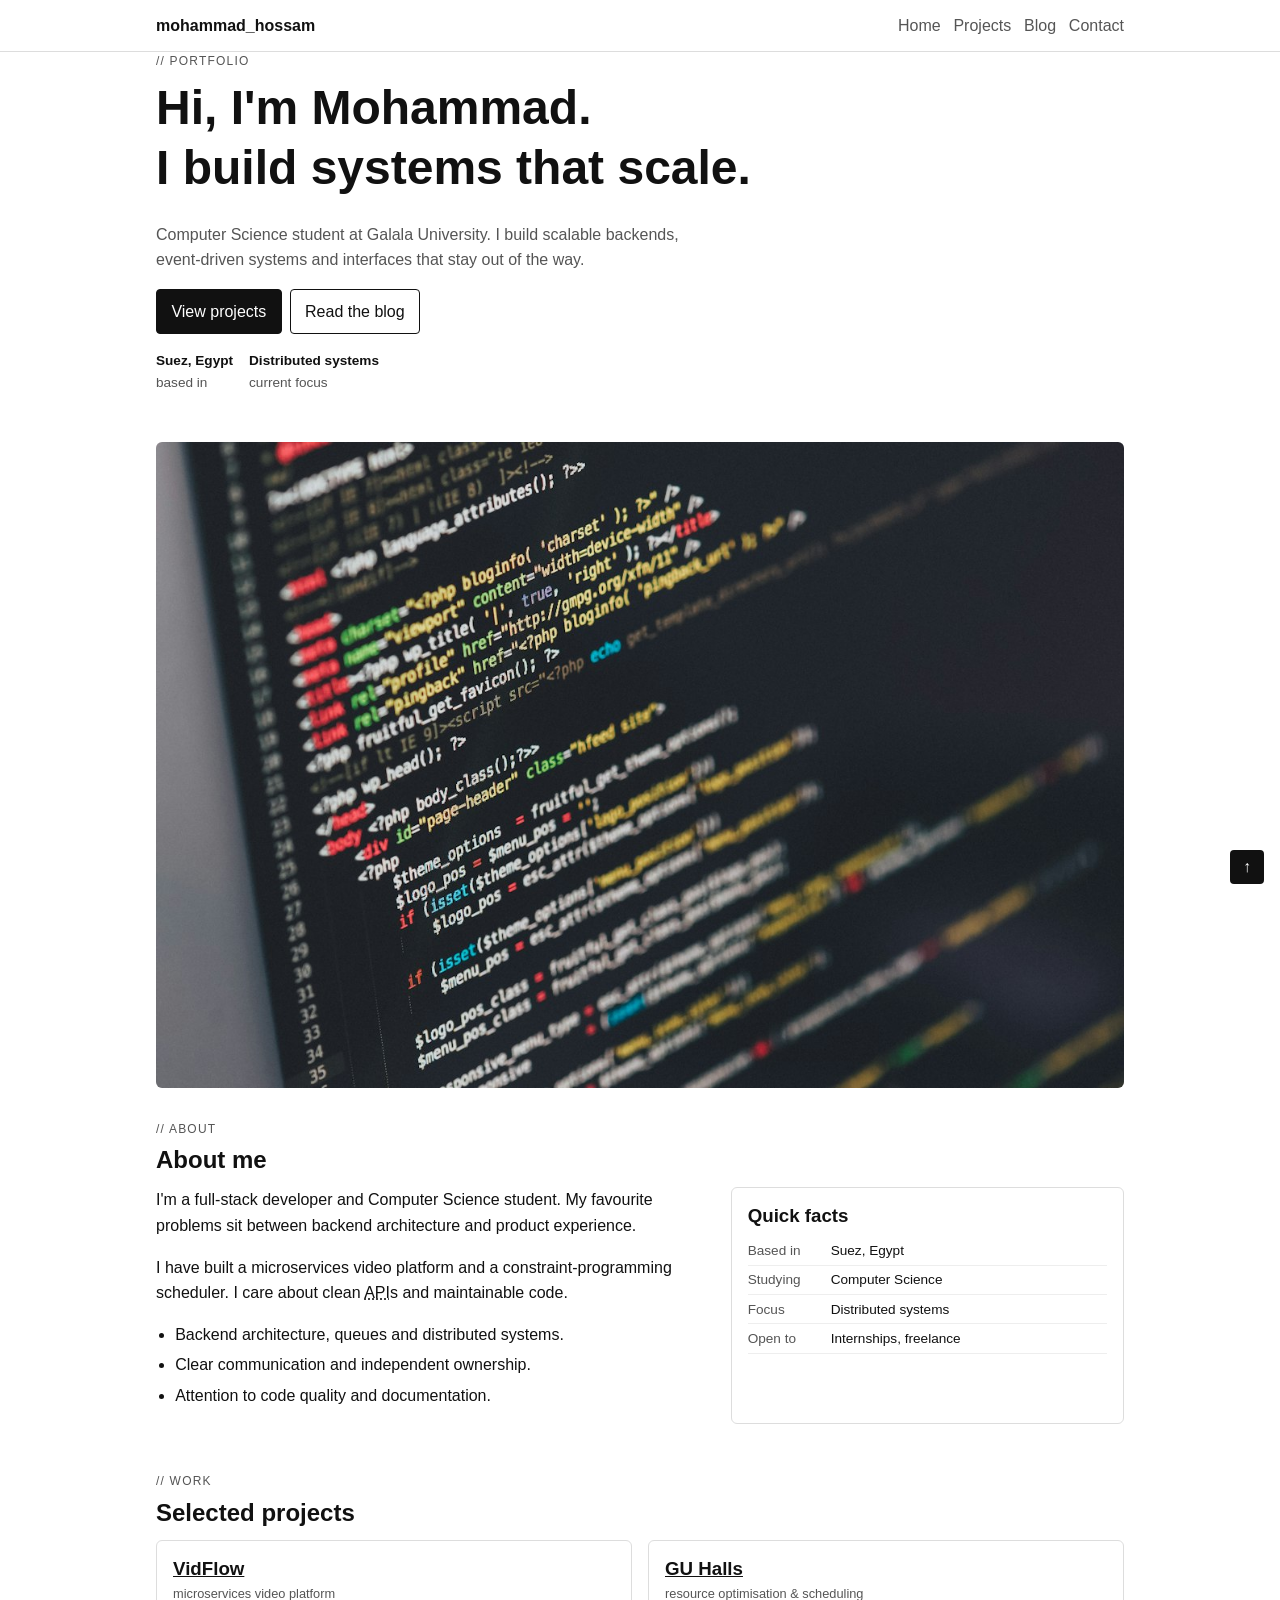
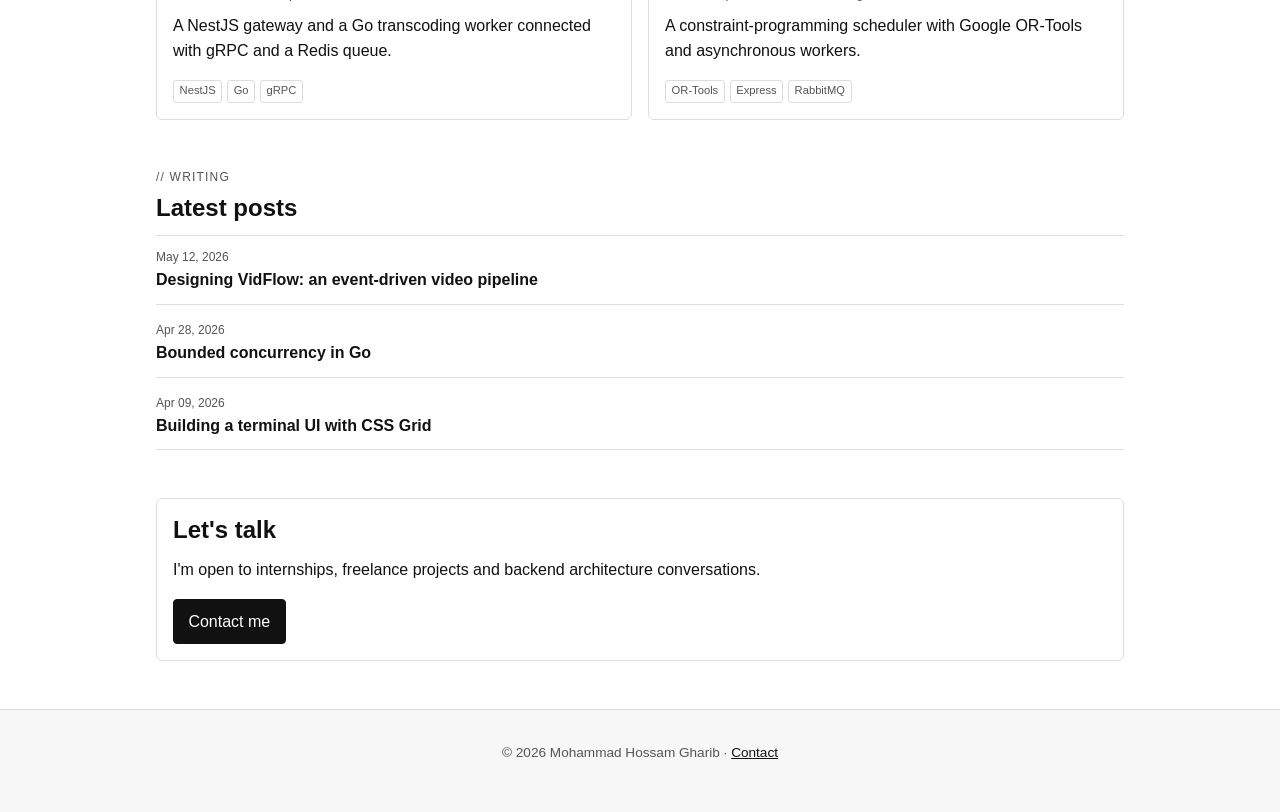
<file: index.html>
<!doctype html>
<html lang="en">
<head>
<meta charset="utf-8">
<meta name="viewport" content="width=device-width, initial-scale=1">
<title>Mohammad Hossam Gharib — Portfolio</title>
<meta name="description" content="Portfolio of Mohammad Hossam Gharib, a Computer Science student and full-stack developer.">
<link rel="stylesheet" href="css/style.css">
</head>
<body id="top">
<header>
  <div class="bar">
    <a class="brand" href="index.html">mohammad_hossam</a>
    <nav aria-label="Main navigation">
      <a href="index.html">Home</a>
      <a href="projects.html">Projects</a>
      <a href="blog.html">Blog</a>
      <a href="contact.html">Contact</a>
    </nav>
  </div>
</header>
<main class="wrap">
  <section class="hero">
    <p class="eyebrow">// portfolio</p>
    <h1>Hi, I'm Mohammad.<br>I build systems that scale.</h1>
    <p>Computer Science student at Galala University. I build scalable backends, event-driven systems and interfaces that stay out of the way.</p>
    <div class="actions">
      <a class="button" href="projects.html">View projects</a>
      <a class="button alt" href="blog.html">Read the blog</a>
    </div>
    <div class="meta">
      <div><strong>Suez, Egypt</strong>based in</div>
      <div><strong>Distributed systems</strong>current focus</div>
    </div>
  </section>

  <figure class="photo">
    <img src="images/programming.jpg" alt="Programming code on a laptop screen" width="1200" height="801" loading="lazy">
  </figure>

  <section>
    <p class="eyebrow">// about</p>
    <h2>About me</h2>
    <div class="grid">
      <div>
        <p>I'm a full-stack developer and Computer Science student. My favourite problems sit between backend architecture and product experience.</p>
        <p>I have built a microservices video platform and a constraint-programming scheduler. I care about clean <abbr title="Application Programming Interface">API</abbr>s and maintainable code.</p>
        <ul>
          <li>Backend architecture, queues and distributed systems.</li>
          <li>Clear communication and independent ownership.</li>
          <li>Attention to code quality and documentation.</li>
        </ul>
      </div>
      <aside class="panel">
        <h3>Quick facts</h3>
        <dl>
          <div><dt>Based in</dt><dd>Suez, Egypt</dd></div>
          <div><dt>Studying</dt><dd>Computer Science</dd></div>
          <div><dt>Focus</dt><dd>Distributed systems</dd></div>
          <div><dt>Open to</dt><dd>Internships, freelance</dd></div>
        </dl>
      </aside>
    </div>
  </section>

  <section>
    <p class="eyebrow">// work</p>
    <h2>Selected projects</h2>
    <div class="cards">
      <article class="card">
        <h3><a href="projects.html#vidflow">VidFlow</a></h3>
        <span class="sub">microservices video platform</span>
        <p>A NestJS gateway and a Go transcoding worker connected with gRPC and a Redis queue.</p>
        <div class="tags"><span class="tag">NestJS</span><span class="tag">Go</span><span class="tag">gRPC</span></div>
      </article>
      <article class="card">
        <h3><a href="projects.html#guhalls">GU Halls</a></h3>
        <span class="sub">resource optimisation &amp; scheduling</span>
        <p>A constraint-programming scheduler with Google OR-Tools and asynchronous workers.</p>
        <div class="tags"><span class="tag">OR-Tools</span><span class="tag">Express</span><span class="tag">RabbitMQ</span></div>
      </article>
    </div>
  </section>

  <section>
    <p class="eyebrow">// writing</p>
    <h2>Latest posts</h2>
    <ul class="posts">
      <li><a href="blog.html#post-1"><time datetime="2026-05-12">May 12, 2026</time><strong>Designing VidFlow: an event-driven video pipeline</strong></a></li>
      <li><a href="blog.html#post-2"><time datetime="2026-04-28">Apr 28, 2026</time><strong>Bounded concurrency in Go</strong></a></li>
      <li><a href="blog.html#post-3"><time datetime="2026-04-09">Apr 09, 2026</time><strong>Building a terminal UI with CSS Grid</strong></a></li>
    </ul>
  </section>

  <section class="panel">
    <h2>Let's talk</h2>
    <p>I'm open to internships, freelance projects and backend architecture conversations.</p>
    <a class="button" href="contact.html">Contact me</a>
  </section>
</main>
<footer><div class="bar"><p>© 2026 Mohammad Hossam Gharib · <a href="contact.html">Contact</a></p></div></footer>
<a class="top" href="#top" aria-label="Back to top">↑</a>
</body>
</html>
</file>
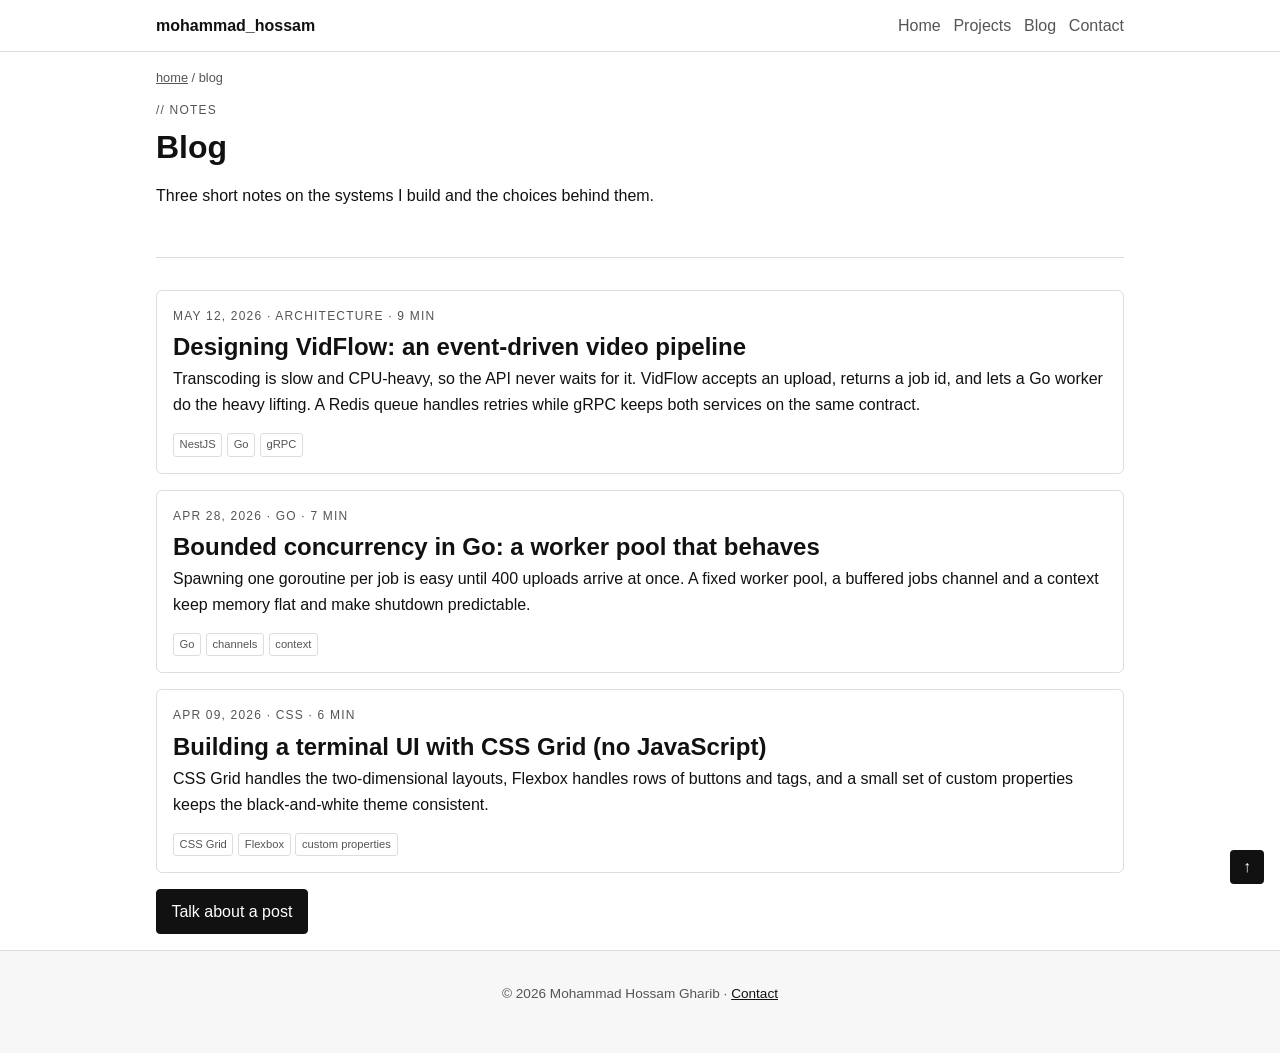
<file: blog.html>
<!doctype html>
<html lang="en">
<head>
<meta charset="utf-8">
<meta name="viewport" content="width=device-width, initial-scale=1">
<title>Blog — Mohammad Hossam Gharib</title>
<meta name="description" content="Short notes on backend architecture, Go concurrency and CSS.">
<link rel="stylesheet" href="css/style.css">
</head>
<body id="top">
<header>
  <div class="bar">
    <a class="brand" href="index.html">mohammad_hossam</a>
    <nav aria-label="Main navigation">
      <a href="index.html">Home</a>
      <a href="projects.html">Projects</a>
      <a href="blog.html">Blog</a>
      <a href="contact.html">Contact</a>
    </nav>
  </div>
</header>
<main class="wrap">
  <div class="page-head">
    <p class="crumb"><a href="index.html">home</a> / blog</p>
    <p class="eyebrow">// notes</p>
    <h1>Blog</h1>
    <p>Three short notes on the systems I build and the choices behind them.</p>
  </div>

  <article class="case" id="post-1">
    <p class="eyebrow">May 12, 2026 · architecture · 9 min</p>
    <h2>Designing VidFlow: an event-driven video pipeline</h2>
    <p>Transcoding is slow and CPU-heavy, so the API never waits for it. VidFlow accepts an upload, returns a job id, and lets a Go worker do the heavy lifting. A Redis queue handles retries while gRPC keeps both services on the same contract.</p>
    <div class="tags"><span class="tag">NestJS</span><span class="tag">Go</span><span class="tag">gRPC</span></div>
  </article>

  <article class="case" id="post-2">
    <p class="eyebrow">Apr 28, 2026 · go · 7 min</p>
    <h2>Bounded concurrency in Go: a worker pool that behaves</h2>
    <p>Spawning one goroutine per job is easy until 400 uploads arrive at once. A fixed worker pool, a buffered jobs channel and a context keep memory flat and make shutdown predictable.</p>
    <div class="tags"><span class="tag">Go</span><span class="tag">channels</span><span class="tag">context</span></div>
  </article>

  <article class="case" id="post-3">
    <p class="eyebrow">Apr 09, 2026 · css · 6 min</p>
    <h2>Building a terminal UI with CSS Grid (no JavaScript)</h2>
    <p>CSS Grid handles the two-dimensional layouts, Flexbox handles rows of buttons and tags, and a small set of custom properties keeps the black-and-white theme consistent.</p>
    <div class="tags"><span class="tag">CSS Grid</span><span class="tag">Flexbox</span><span class="tag">custom properties</span></div>
  </article>

  <p><a class="button" href="contact.html">Talk about a post</a></p>
</main>
<footer><div class="bar"><p>© 2026 Mohammad Hossam Gharib · <a href="contact.html">Contact</a></p></div></footer>
<a class="top" href="#top" aria-label="Back to top">↑</a>
</body>
</html>
</file>
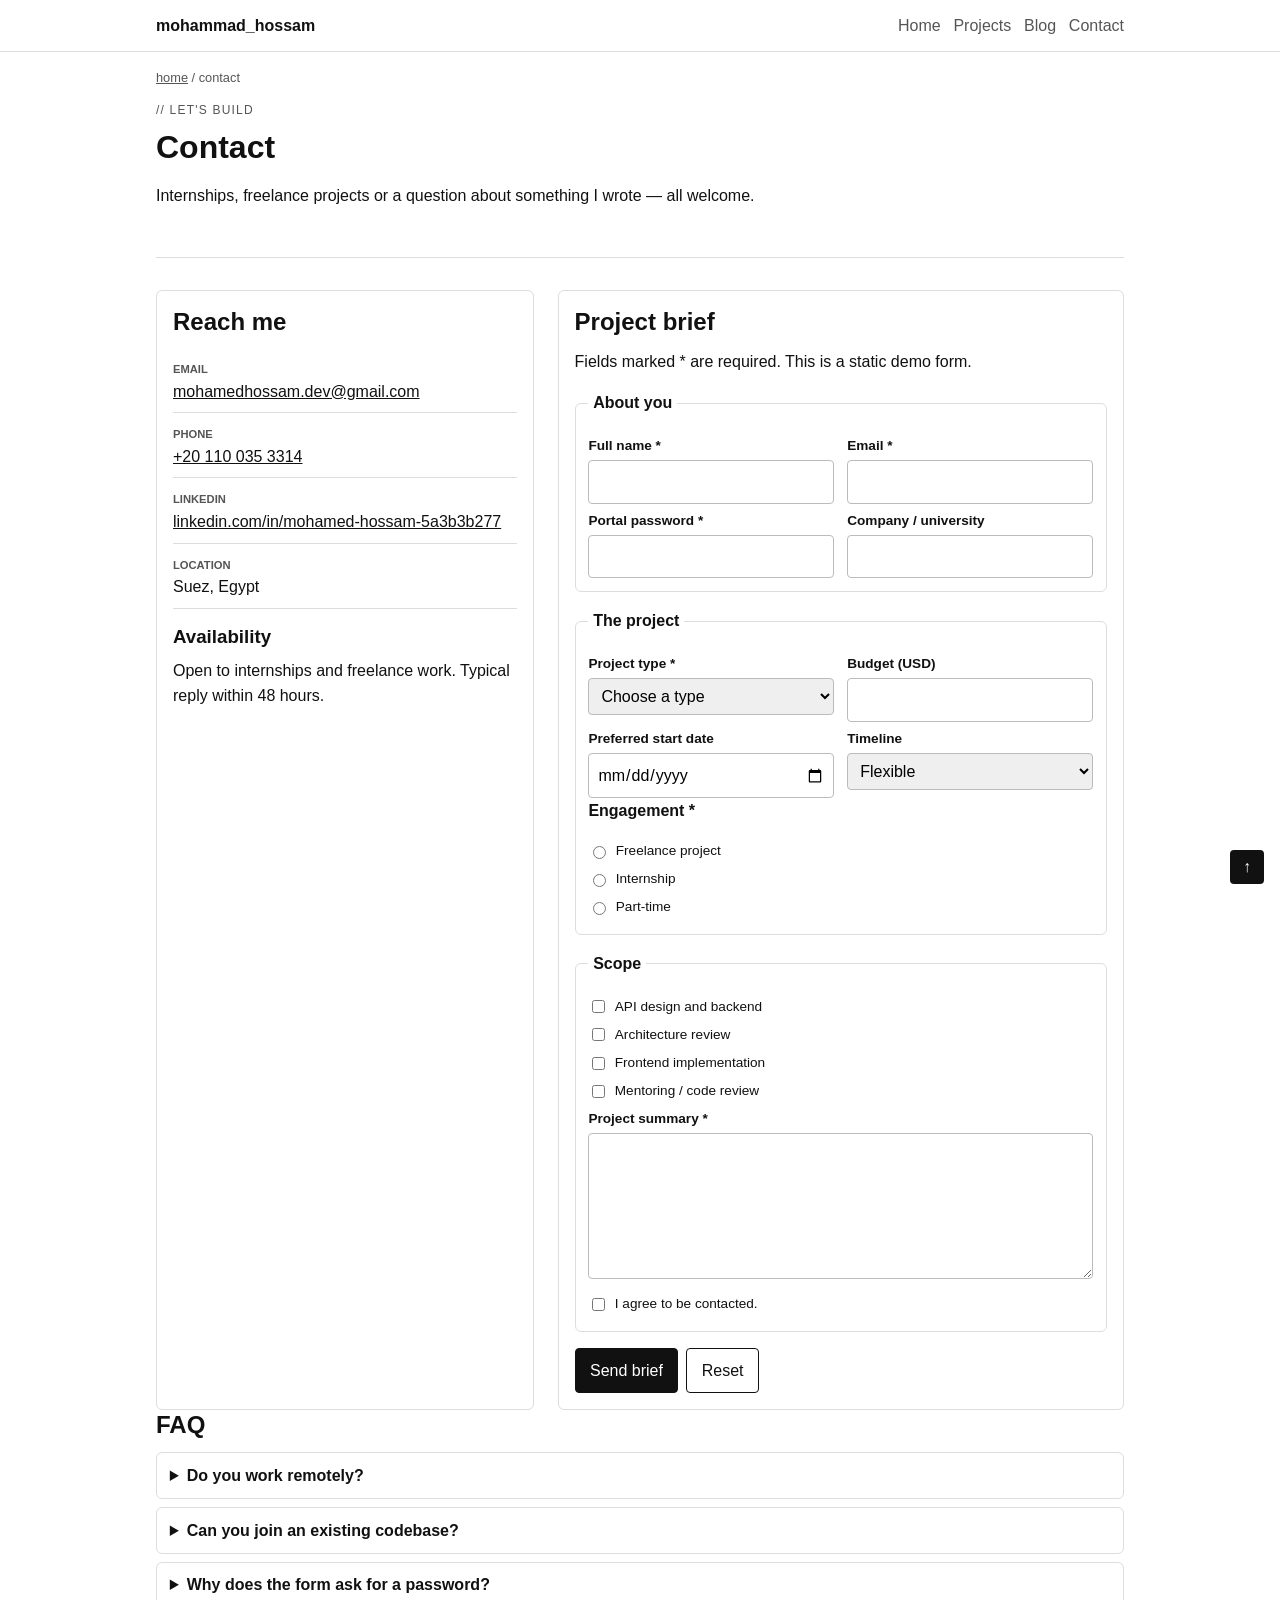
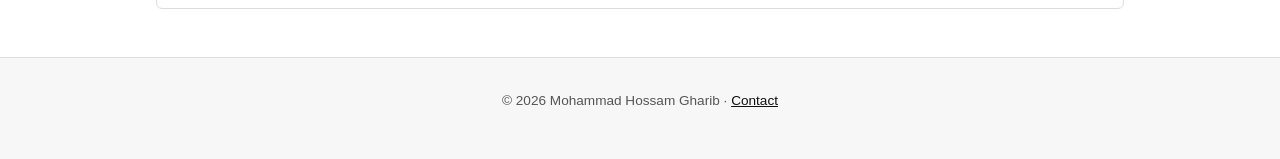
<file: contact.html>
<!doctype html>
<html lang="en">
<head>
<meta charset="utf-8">
<meta name="viewport" content="width=device-width, initial-scale=1">
<title>Contact — Mohammad Hossam Gharib</title>
<meta name="description" content="Contact details and a project brief form.">
<link rel="stylesheet" href="css/style.css">
</head>
<body id="top">
<header>
  <div class="bar">
    <a class="brand" href="index.html">mohammad_hossam</a>
    <nav aria-label="Main navigation">
      <a href="index.html">Home</a>
      <a href="projects.html">Projects</a>
      <a href="blog.html">Blog</a>
      <a href="contact.html">Contact</a>
    </nav>
  </div>
</header>
<main class="wrap">
  <div class="page-head">
    <p class="crumb"><a href="index.html">home</a> / contact</p>
    <p class="eyebrow">// let's build</p>
    <h1>Contact</h1>
    <p>Internships, freelance projects or a question about something I wrote — all welcome.</p>
  </div>

  <div class="contact">
    <aside class="panel">
      <h2>Reach me</h2>
      <ul>
        <li><b>Email</b><a href="mailto:mohamedhossam.dev@gmail.com">mohamedhossam.dev@gmail.com</a></li>
        <li><b>Phone</b><a href="tel:+201100353314">+20 110 035 3314</a></li>
        <li><b>LinkedIn</b><a href="https://www.linkedin.com/in/mohamed-hossam-5a3b3b277/" target="_blank" rel="noopener">linkedin.com/in/mohamed-hossam-5a3b3b277</a></li>
        <li><b>Location</b>Suez, Egypt</li>
      </ul>
      <h3>Availability</h3>
      <p>Open to internships and freelance work. Typical reply within 48 hours.</p>
    </aside>

    <form action="#" method="post" aria-labelledby="form-title">
      <h2 id="form-title">Project brief</h2>
      <p>Fields marked * are required. This is a static demo form.</p>

      <fieldset>
        <legend>About you</legend>
        <div class="row">
          <div><label for="name">Full name *</label><input type="text" id="name" name="name" autocomplete="name" required></div>
          <div><label for="email">Email *</label><input type="email" id="email" name="email" autocomplete="email" required></div>
        </div>
        <div class="row">
          <div><label for="password">Portal password *</label><input type="password" id="password" name="password" minlength="8" autocomplete="new-password" required></div>
          <div><label for="company">Company / university</label><input type="text" id="company" name="company" autocomplete="organization"></div>
        </div>
      </fieldset>

      <fieldset>
        <legend>The project</legend>
        <div class="row">
          <div>
            <label for="type">Project type *</label>
            <select id="type" name="type" required>
              <option value="">Choose a type</option>
              <option>Web application</option>
              <option>API / backend</option>
              <option>Distributed system</option>
              <option>Mentoring</option>
            </select>
          </div>
          <div><label for="budget">Budget (USD)</label><input type="number" id="budget" name="budget" min="100" max="50000" step="100"></div>
        </div>
        <div class="row">
          <div><label for="date">Preferred start date</label><input type="date" id="date" name="date"></div>
          <div>
            <label for="timeline">Timeline</label>
            <select id="timeline" name="timeline">
              <option>Flexible</option>
              <option>Within 2 weeks</option>
              <option>Within a month</option>
            </select>
          </div>
        </div>
        <p><strong>Engagement *</strong></p>
        <label class="check"><input type="radio" name="engagement" value="freelance" required> Freelance project</label>
        <label class="check"><input type="radio" name="engagement" value="internship"> Internship</label>
        <label class="check"><input type="radio" name="engagement" value="part-time"> Part-time</label>
      </fieldset>

      <fieldset>
        <legend>Scope</legend>
        <label class="check"><input type="checkbox" name="services" value="api"> API design and backend</label>
        <label class="check"><input type="checkbox" name="services" value="architecture"> Architecture review</label>
        <label class="check"><input type="checkbox" name="services" value="frontend"> Frontend implementation</label>
        <label class="check"><input type="checkbox" name="services" value="mentoring"> Mentoring / code review</label>
        <label for="message">Project summary *</label>
        <textarea id="message" name="message" rows="5" required></textarea>
        <label class="check"><input type="checkbox" name="consent" value="yes" required> I agree to be contacted.</label>
      </fieldset>

      <div class="actions-form">
        <button class="button" type="submit">Send brief</button>
        <button class="button alt" type="reset">Reset</button>
      </div>
    </form>
  </div>

  <section>
    <h2>FAQ</h2>
    <details><summary>Do you work remotely?</summary><p>Yes. I am based in Suez, Egypt (UTC+2) and work with teams across time zones.</p></details>
    <details><summary>Can you join an existing codebase?</summary><p>Yes. I start by reading, running the tests and documenting the parts that are unclear.</p></details>
    <details><summary>Why does the form ask for a password?</summary><p>It demonstrates the password input required by the course checklist. Nothing is stored in this static demo.</p></details>
  </section>
</main>
<footer><div class="bar"><p>© 2026 Mohammad Hossam Gharib · <a href="contact.html">Contact</a></p></div></footer>
<a class="top" href="#top" aria-label="Back to top">↑</a>
</body>
</html>
</file>
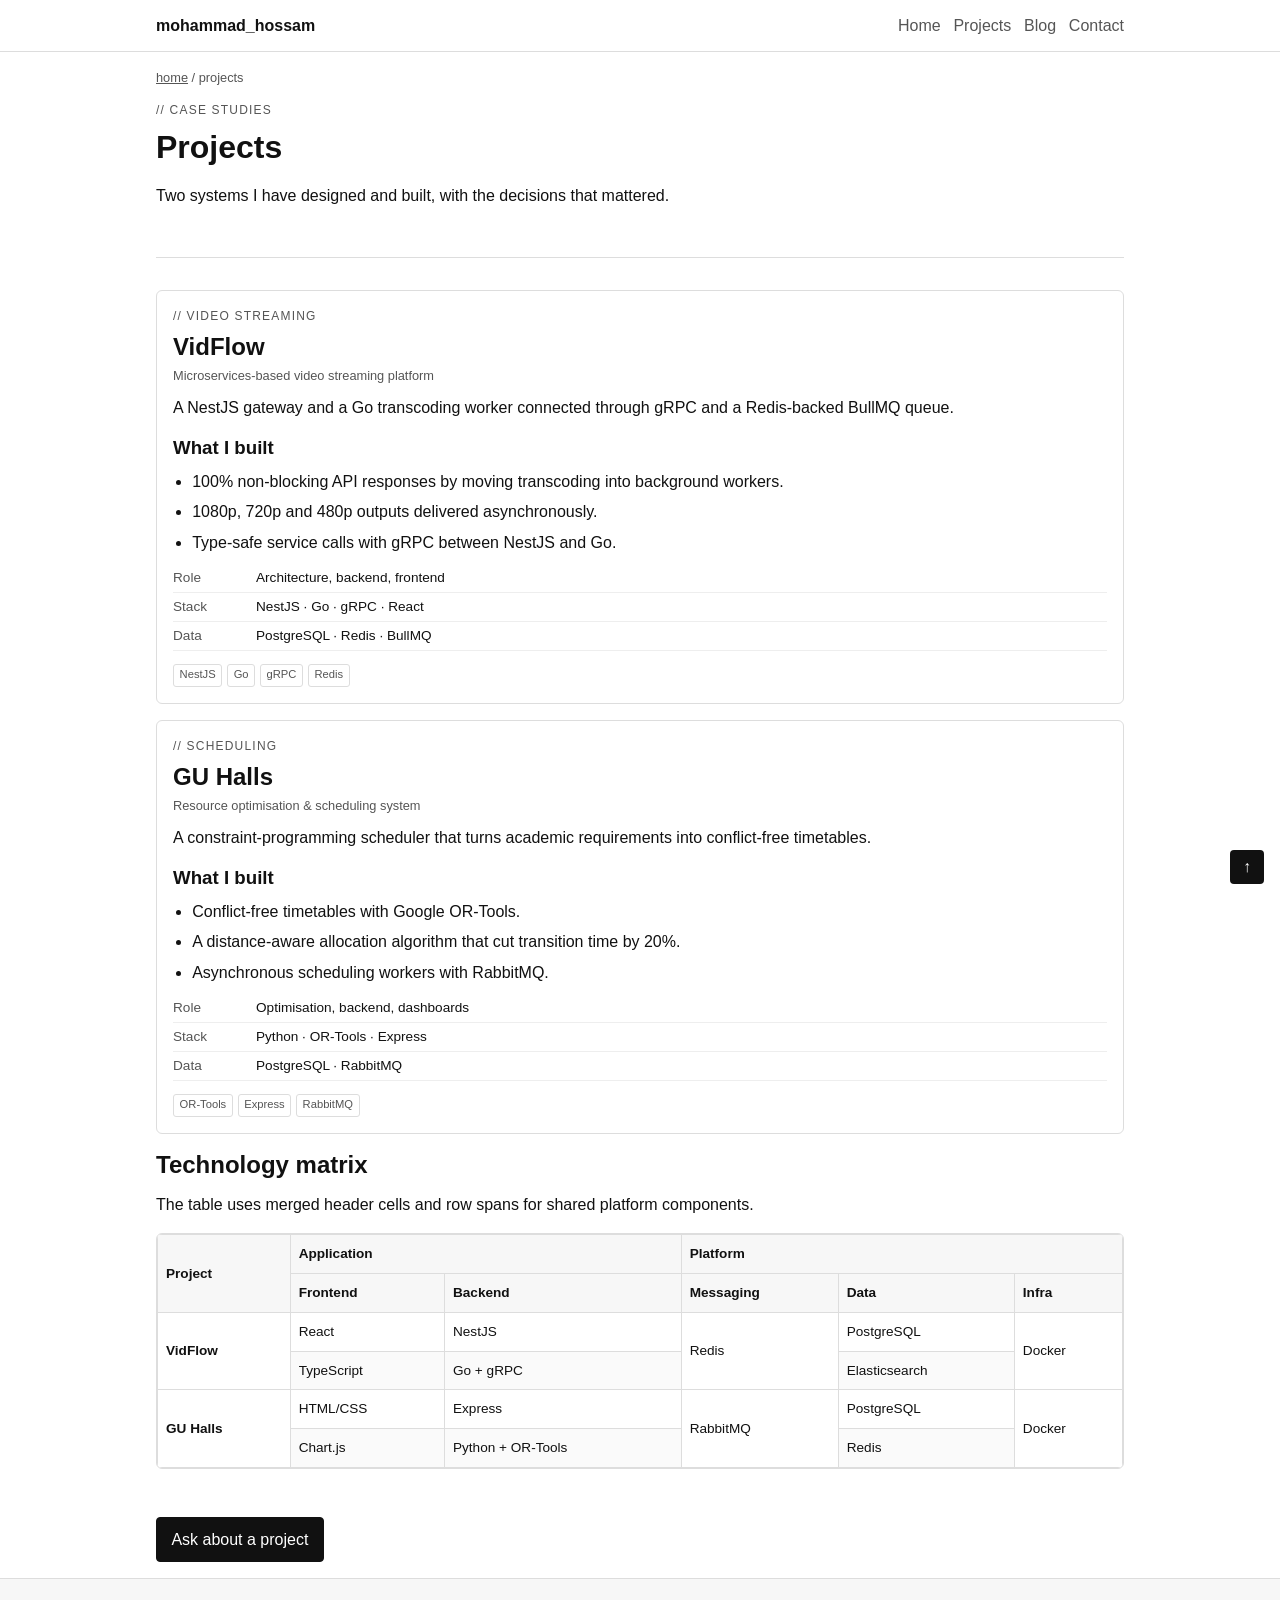
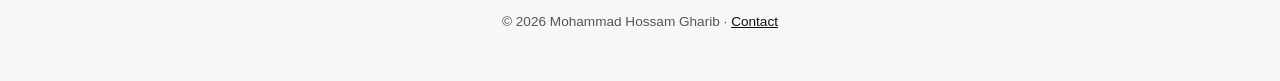
<file: projects.html>
<!doctype html>
<html lang="en">
<head>
<meta charset="utf-8">
<meta name="viewport" content="width=device-width, initial-scale=1">
<title>Projects — Mohammad Hossam Gharib</title>
<meta name="description" content="Case studies of VidFlow and GU Halls, with a technology matrix.">
<link rel="stylesheet" href="css/style.css">
</head>
<body id="top">
<header>
  <div class="bar">
    <a class="brand" href="index.html">mohammad_hossam</a>
    <nav aria-label="Main navigation">
      <a href="index.html">Home</a>
      <a href="projects.html">Projects</a>
      <a href="blog.html">Blog</a>
      <a href="contact.html">Contact</a>
    </nav>
  </div>
</header>
<main class="wrap">
  <div class="page-head">
    <p class="crumb"><a href="index.html">home</a> / projects</p>
    <p class="eyebrow">// case studies</p>
    <h1>Projects</h1>
    <p>Two systems I have designed and built, with the decisions that mattered.</p>
  </div>

  <article class="case" id="vidflow">
    <p class="eyebrow">// video streaming</p>
    <h2>VidFlow</h2>
    <span class="sub">Microservices-based video streaming platform</span>
    <p>A NestJS gateway and a Go transcoding worker connected through gRPC and a Redis-backed BullMQ queue.</p>
    <h3>What I built</h3>
    <ul>
      <li>100% non-blocking API responses by moving transcoding into background workers.</li>
      <li>1080p, 720p and 480p outputs delivered asynchronously.</li>
      <li>Type-safe service calls with gRPC between NestJS and Go.</li>
    </ul>
    <dl>
      <div><dt>Role</dt><dd>Architecture, backend, frontend</dd></div>
      <div><dt>Stack</dt><dd>NestJS · Go · gRPC · React</dd></div>
      <div><dt>Data</dt><dd>PostgreSQL · Redis · BullMQ</dd></div>
    </dl>
    <div class="tags"><span class="tag">NestJS</span><span class="tag">Go</span><span class="tag">gRPC</span><span class="tag">Redis</span></div>
  </article>

  <article class="case" id="guhalls">
    <p class="eyebrow">// scheduling</p>
    <h2>GU Halls</h2>
    <span class="sub">Resource optimisation &amp; scheduling system</span>
    <p>A constraint-programming scheduler that turns academic requirements into conflict-free timetables.</p>
    <h3>What I built</h3>
    <ul>
      <li>Conflict-free timetables with Google OR-Tools.</li>
      <li>A distance-aware allocation algorithm that cut transition time by 20%.</li>
      <li>Asynchronous scheduling workers with RabbitMQ.</li>
    </ul>
    <dl>
      <div><dt>Role</dt><dd>Optimisation, backend, dashboards</dd></div>
      <div><dt>Stack</dt><dd>Python · OR-Tools · Express</dd></div>
      <div><dt>Data</dt><dd>PostgreSQL · RabbitMQ</dd></div>
    </dl>
    <div class="tags"><span class="tag">OR-Tools</span><span class="tag">Express</span><span class="tag">RabbitMQ</span></div>
  </article>

  <section>
    <h2>Technology matrix</h2>
    <p>The table uses merged header cells and row spans for shared platform components.</p>
    <div class="table-wrap">
      <table>
        <thead>
          <tr><th rowspan="2">Project</th><th colspan="2">Application</th><th colspan="3">Platform</th></tr>
          <tr><th>Frontend</th><th>Backend</th><th>Messaging</th><th>Data</th><th>Infra</th></tr>
        </thead>
        <tbody>
          <tr><th rowspan="2">VidFlow</th><td>React</td><td>NestJS</td><td rowspan="2">Redis</td><td>PostgreSQL</td><td rowspan="2">Docker</td></tr>
          <tr><td>TypeScript</td><td>Go + gRPC</td><td>Elasticsearch</td></tr>
          <tr><th rowspan="2">GU Halls</th><td>HTML/CSS</td><td>Express</td><td rowspan="2">RabbitMQ</td><td>PostgreSQL</td><td rowspan="2">Docker</td></tr>
          <tr><td>Chart.js</td><td>Python + OR-Tools</td><td>Redis</td></tr>
        </tbody>
      </table>
    </div>
  </section>

  <p><a class="button" href="contact.html">Ask about a project</a></p>
</main>
<footer><div class="bar"><p>© 2026 Mohammad Hossam Gharib · <a href="contact.html">Contact</a></p></div></footer>
<a class="top" href="#top" aria-label="Back to top">↑</a>
</body>
</html>
</file>
<file: css/style.css>
:root {
  --text: #111;
  --muted: #555;
  --line: #ddd;
  --soft: #f7f7f7;
}
* {
  box-sizing: border-box;
}
html {
  scroll-behavior: smooth;
  scroll-padding-top: 70px;
}
body {
  margin: 0;
  background: #fff;
  color: var(--text);
  font:
    16px/1.6 Arial,
    Helvetica,
    sans-serif;
}
h1,
h2,
h3 {
  margin: 0 0 0.5em;
  line-height: 1.25;
}
p {
  margin: 0 0 1rem;
}
a {
  color: var(--text);
}
a:hover {
  color: var(--muted);
}
a:focus-visible,
button:focus-visible {
  outline: 2px solid #111;
  outline-offset: 2px;
}
ul {
  padding-left: 1.2rem;
}
li {
  margin-bottom: 0.3rem;
}
.wrap {
  max-width: 1000px;
  margin: 0 auto;
  padding: 0 1rem;
}
header {
  position: sticky;
  top: 0;
  z-index: 10;
  background: #fff;
  border-bottom: 1px solid var(--line);
}
.bar {
  display: flex;
  flex-wrap: wrap;
  align-items: center;
  justify-content: space-between;
  gap: 0.5rem;
  max-width: 1000px;
  margin: 0 auto;
  padding: 0.8rem 1rem;
}
.brand {
  font-weight: 700;
  text-decoration: none;
}
nav {
  display: flex;
  flex-wrap: wrap;
  gap: 0.8rem;
}
nav a {
  color: var(--muted);
  text-decoration: none;
}
nav a:hover {
  color: var(--text);
  text-decoration: underline;
}
main {
  padding: 2rem 0 3rem;
}
section {
  margin-bottom: 3rem;
}
.eyebrow {
  margin: 0 0 0.4rem;
  color: var(--muted);
  font-size: 0.75rem;
  letter-spacing: 0.1em;
  text-transform: uppercase;
}
.hero h1 {
  font-size: clamp(2rem, 6vw, 3rem);
}
.hero p {
  max-width: 60ch;
  color: var(--muted);
}
.actions {
  display: flex;
  flex-wrap: wrap;
  gap: 0.5rem;
  margin: 1rem 0;
}
.button {
  display: inline-block;
  padding: 0.55rem 0.9rem;
  border: 1px solid #111;
  border-radius: 4px;
  background: #111;
  color: #fff;
  text-decoration: none;
  font: inherit;
  cursor: pointer;
}
.button:hover {
  background: #333;
  color: #fff;
}
.button.alt {
  background: #fff;
  color: #111;
}
.button.alt:hover {
  background: #f2f2f2;
  color: #111;
}
.photo {
  margin: 0 0 2rem;
}
.photo img {
  display: block;
  width: 100%;
  height: auto;
  border-radius: 6px;
}
.meta {
  display: flex;
  flex-wrap: wrap;
  gap: 1rem;
  color: var(--muted);
  font-size: 0.85rem;
}
.meta strong {
  display: block;
  color: var(--text);
}
.grid {
  display: grid;
  grid-template-columns: 1.4fr 1fr;
  gap: 1.5rem;
}
.cards {
  display: grid;
  grid-template-columns: 1fr 1fr;
  gap: 1rem;
}
.card,
.case,
.panel {
  border: 1px solid var(--line);
  border-radius: 6px;
  padding: 1rem;
  background: #fff;
}
.card h3,
.case h2 {
  margin-bottom: 0.25rem;
}
.sub {
  display: block;
  margin-bottom: 0.5rem;
  color: var(--muted);
  font-size: 0.8rem;
}
.tags {
  display: flex;
  flex-wrap: wrap;
  gap: 0.3rem;
  margin-top: 0.8rem;
}
.tag {
  padding: 0.1rem 0.35rem;
  border: 1px solid var(--line);
  border-radius: 3px;
  color: var(--muted);
  font-size: 0.7rem;
}
dl {
  margin: 0;
}
dl div {
  display: flex;
  gap: 0.5rem;
  padding: 0.2rem 0;
  border-bottom: 1px solid #eee;
  font-size: 0.85rem;
}
dt {
  width: 75px;
  color: var(--muted);
}
dd {
  margin: 0;
}
.posts {
  list-style: none;
  padding: 0;
  margin: 0;
  border-top: 1px solid var(--line);
}
.posts li {
  border-bottom: 1px solid var(--line);
  padding: 0.7rem 0;
}
.posts a {
  display: block;
  text-decoration: none;
}
.posts time {
  display: block;
  color: var(--muted);
  font-size: 0.75rem;
}
.page-head {
  padding: 1rem 0 2rem;
  border-bottom: 1px solid var(--line);
  margin-bottom: 2rem;
}
.crumb {
  margin-bottom: 0.8rem;
  color: var(--muted);
  font-size: 0.8rem;
}
.crumb a {
  color: var(--muted);
}
.case {
  margin-bottom: 1rem;
}
.case ul {
  margin: 0.5rem 0;
}
.table-wrap {
  overflow-x: auto;
  border: 1px solid var(--line);
  border-radius: 6px;
}
table {
  width: 100%;
  min-width: 700px;
  border-collapse: collapse;
  font-size: 0.85rem;
}
th,
td {
  padding: 0.5rem;
  border: 1px solid var(--line);
  text-align: left;
}
thead th {
  background: var(--soft);
}
tbody tr:nth-child(even) {
  background: #fafafa;
}
.contact {
  display: grid;
  grid-template-columns: 0.8fr 1.2fr;
  gap: 1.5rem;
}
.contact ul {
  list-style: none;
  padding: 0;
}
.contact li {
  padding: 0.5rem 0;
  border-bottom: 1px solid var(--line);
}
.contact b {
  display: block;
  color: var(--muted);
  font-size: 0.7rem;
  text-transform: uppercase;
}
form {
  padding: 1rem;
  border: 1px solid var(--line);
  border-radius: 6px;
}
fieldset {
  margin: 0 0 1rem;
  padding: 0.8rem;
  border: 1px solid var(--line);
  border-radius: 6px;
}
legend {
  padding: 0 0.3rem;
  font-weight: 700;
}
label {
  display: block;
  margin: 0.4rem 0 0.2rem;
  font-size: 0.85rem;
  font-weight: 600;
}
input,
select,
textarea {
  width: 100%;
  padding: 0.5rem;
  border: 1px solid #bbb;
  border-radius: 4px;
  font: inherit;
}
input[type="radio"],
input[type="checkbox"] {
  width: auto;
}
.row {
  display: grid;
  grid-template-columns: 1fr 1fr;
  gap: 0.8rem;
}
.check {
  display: flex;
  gap: 0.4rem;
  align-items: center;
  font-weight: 400;
}
.actions-form {
  display: flex;
  gap: 0.5rem;
  margin-top: 0.5rem;
}
details {
  margin-bottom: 0.5rem;
  padding: 0.6rem 0.8rem;
  border: 1px solid var(--line);
  border-radius: 6px;
}
summary {
  cursor: pointer;
  font-weight: 600;
}
footer {
  padding: 1.2rem 0;
  border-top: 1px solid var(--line);
  background: var(--soft);
  color: var(--muted);
  font-size: 0.85rem;
}
footer .bar {
  display: block;
  text-align: center;
}
.top {
  position: fixed;
  right: 1rem;
  bottom: 1rem;
  display: grid;
  place-items: center;
  width: 34px;
  height: 34px;
  border-radius: 4px;
  background: #111;
  color: #fff;
  text-decoration: none;
}
@media (max-width: 760px) {
  .grid,
  .cards,
  .contact,
  .row {
    grid-template-columns: 1fr;
  }
}
@media (max-width: 480px) {
  .actions .button {
    width: 100%;
    text-align: center;
  }
}
</file>
